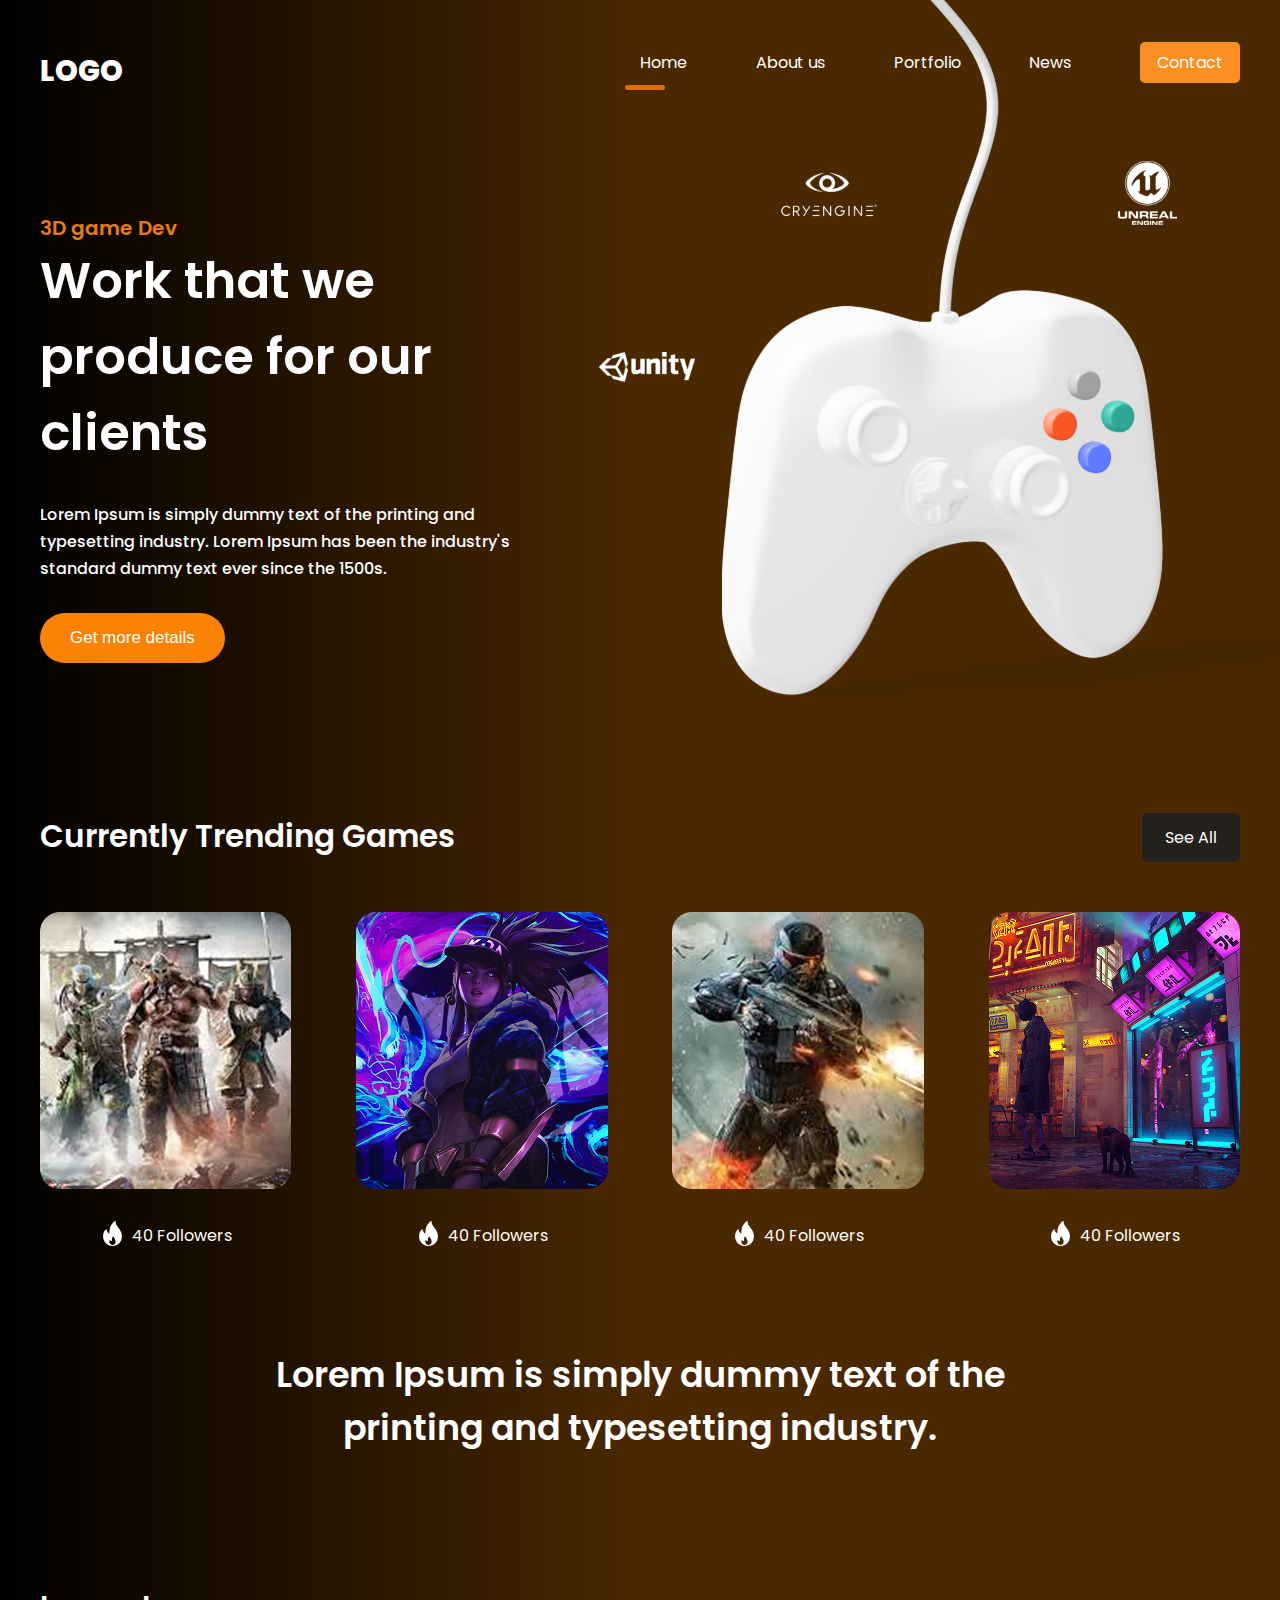
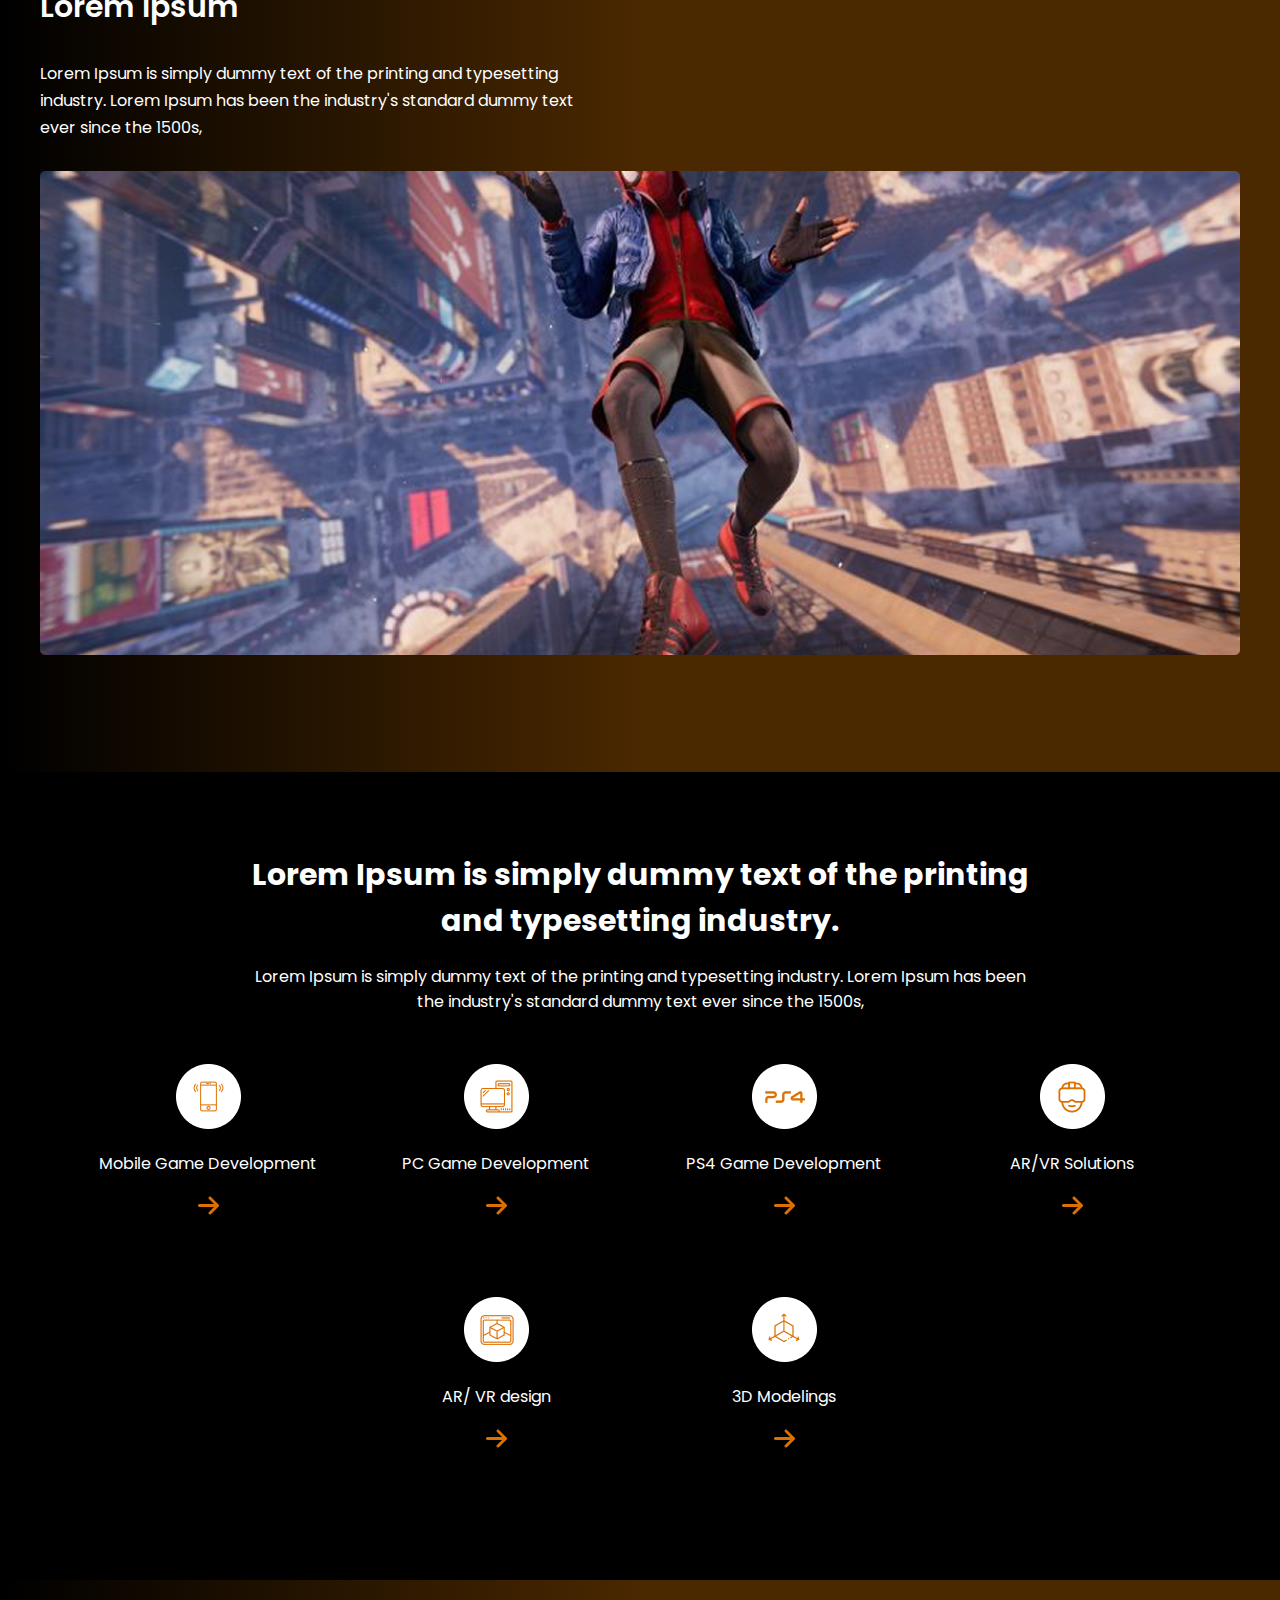
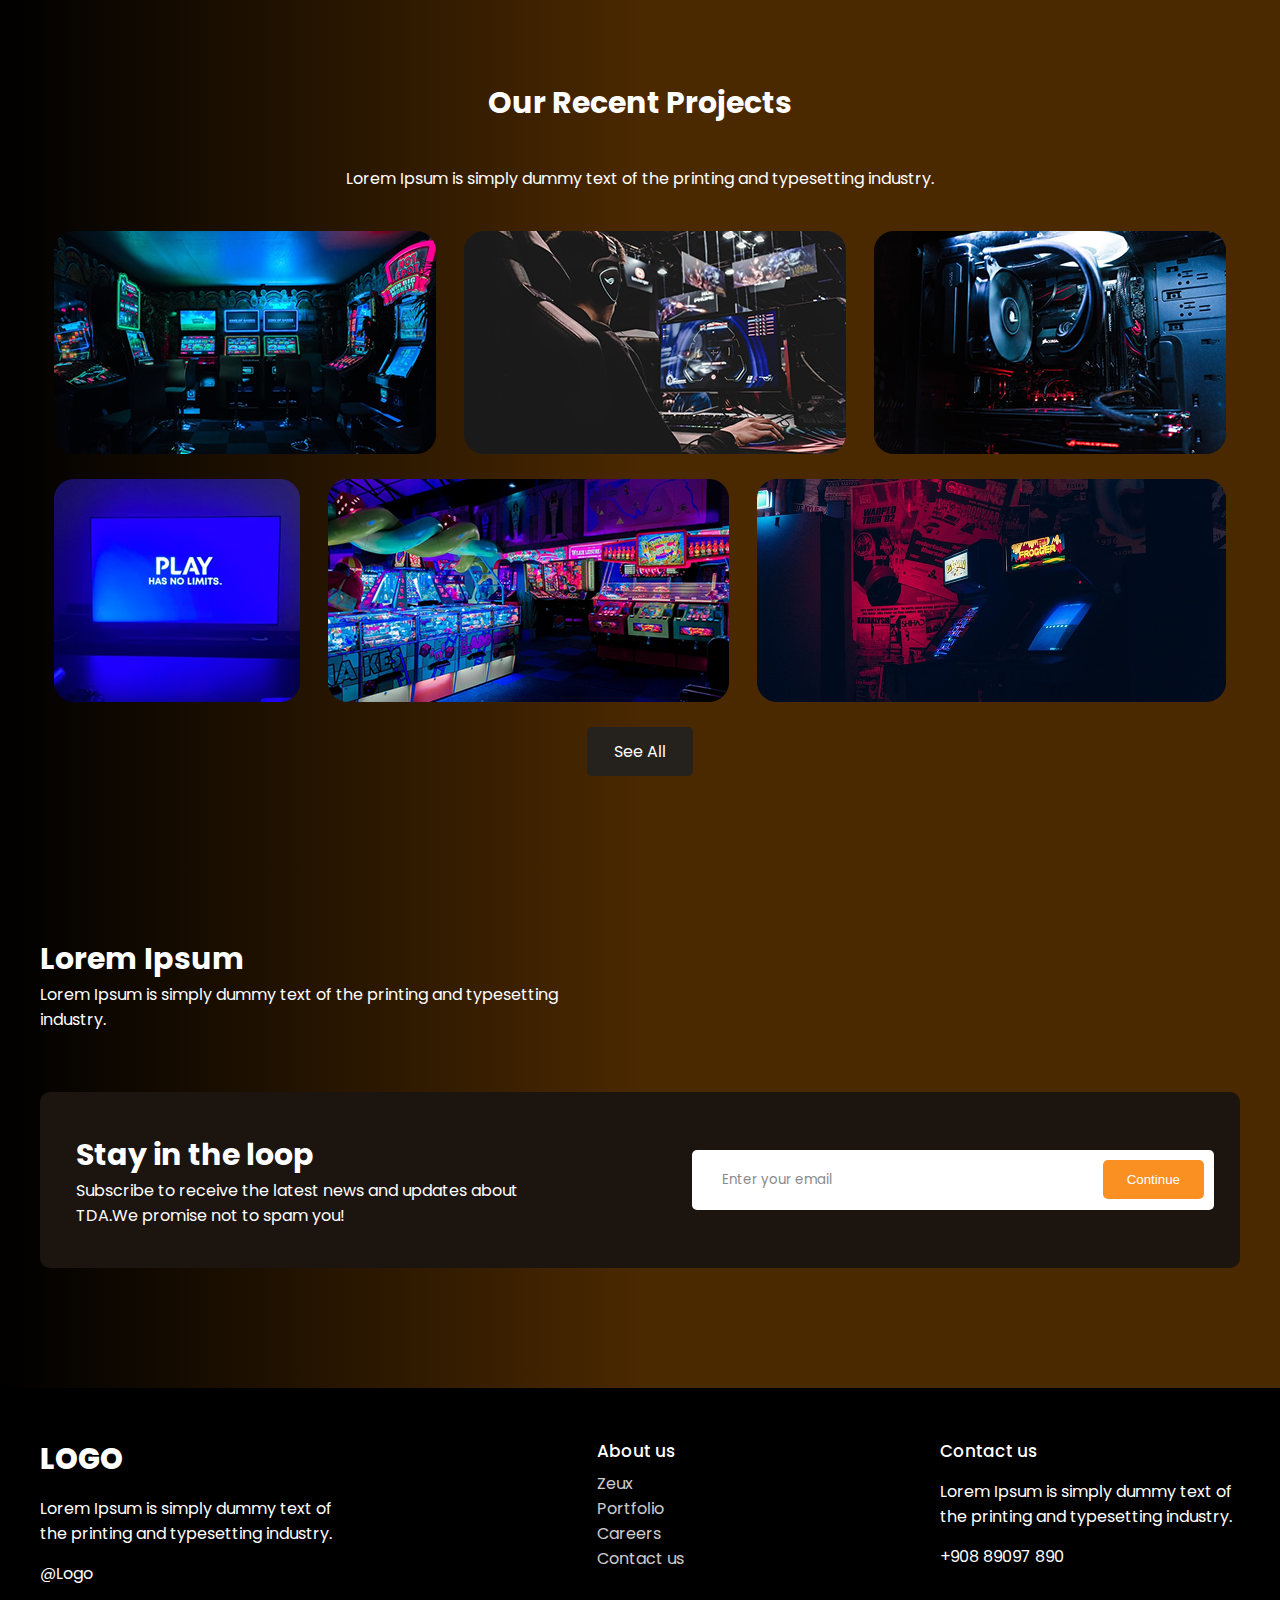
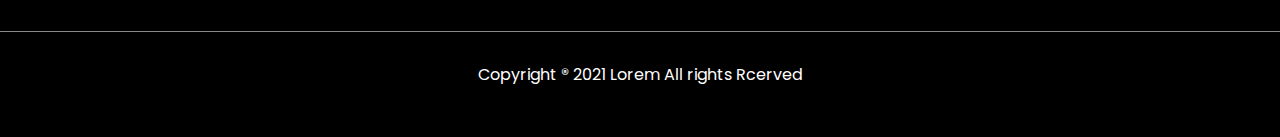
<file: index.html>
<!DOCTYPE html>
<html lang="en">
<head>
    <meta charset="UTF-8">
    <meta name="viewport" content="width=device-width, initial-scale=1.0">
    <title>Game web </title>
    <link rel="stylesheet" href="css/main.css">
</head>

<body>
    <div class="wrapper">
          
      <header class="container">
        <span class="logo">logo</span>
       <nav>
         <ul>
            <li class="active"><a href="/">Home</a></li>
            <li><a href="about.html">About us</a></li>
            <li><a href="#">Portfolio</a></li>
            <li><a href="#">News</a></li>
            <li class="btn"><a href="contacts.html">Contact</a></li>
          </ul>
       </nav>
      </header>
     
     <div class="hero container">
      <div class="hero--info">
        <h2>3D game Dev</h2>
        <h1>Work that we produce for our clients</h1>
        <p>Lorem Ipsum is simply dummy text of the printing and typesetting industry. 
            Lorem Ipsum has been the industry's standard dummy text ever since the 1500s.
        </p>
        <button class="btn">Get more details</button>
        </div>
          <img src="img/joystick.svg" alt="Joystick icon">
      </div>

         <div class="container trending">
          <a href="#" class="see-all">See All</a>
            <h3>Currently Trending Games</h3> 
            <div class="Games">
              <div class="block">
                <img src="img/game1.png" alt="">
                <span><img src="img/fire1.png" alt=""> 40 Followers</span>
              </div>
              <div class="block">
                <img src="img/game2.png" alt="">
                <span><img src="img/fire1.png" alt=""> 40 Followers</span>
              </div>
              <div class="block">
                <img src="img/game3.png" alt="">
                <span><img src="img/fire1.png" alt=""> 40 Followers</span>
              </div>
              <div class="block">
                <img src="img/game4.png" alt="">
                <span><img src="img/fire1.png" alt=""> 40 Followers</span>
              </div>
            </div> <!-- .Games -->
        </div> <!-- .container trending -->

     <div class="container big-text">
        <p>Lorem Ipsum is simply dummy text of the printing and typesetting industry.</p>
     </div>
         <div class="container banner">
          <h3>Lorem Ipsum</h3>
          <p>Lorem Ipsum is simply dummy text of the printing and typesetting industry. Lorem Ipsum has been the industry's standard dummy text ever since the 1500s,</p>
            <img src="img/banner.png" alt="">
    </div>
    </div>
    <div class="features">
      <div class="container">
        <h3>Lorem Ipsum is simply dummy text of the printing and typesetting industry.</h3>
        <p>Lorem Ipsum is simply dummy text of the printing and typesetting industry. Lorem Ipsum has been the industry's standard dummy text ever since the 1500s,</p>
        <div class="info">
          <div class="block">
            <img src="img/feature1.png" alt="">
            <p>Mobile Game Development</p>
            <img src="img/arrow.png" alt="">
          </div>
          <div class="block">
            <img src="img/feature2.png" alt="">
            <p>PC Game Development</p>
            <img src="img/arrow.png" alt="">
          </div>
          <div class="block">
            <img src="img/feature3.png" alt="">
            <p>PS4 Game Development</p>
            <img src="img/arrow.png" alt="">
          </div>
          <div class="block">
            <img src="img/feature4.png" alt="">
            <p>AR/VR Solutions</p>
            <img src="img/arrow.png" alt="">
          </div>
          <div class="block">
            <img src="img/feature5.png" alt="">
            <p>AR/ VR design</p>
            <img src="img/arrow.png" alt="">
          </div>
          <div class="block">
            <img src="img/feature6.png" alt="">
            <p>3D Modelings</p>
            <img src="img/arrow.png" alt="">
          </div>
        </div>
      </div>
    </div>
    <div class="wrapper">

      <div class="container projects">
        <h3>Our Recent Projects</h3>
        <p>Lorem Ipsum is simply dummy text of the printing and typesetting industry. </p>
         <div class="images">
          <img src="img/project1.png" alt="">
          <img src="img/project2.png" alt="">
          <img src="img/project3.png" alt="">
         </div>
         <div class="images">
          <img src="img/project4.png" alt="">
          <img src="img/project5.png" alt="">
          <img src="img/project6.png" alt="">
         </div>
         <a href="" class="see-all">See All</a>
      </div>
    <div class="container email">
      <h3>Lorem Ipsum</h3>
      <p>Lorem Ipsum is simply dummy text of the printing and typesetting industry. </p>
      <div class="block">
        <div>
          <h4>Stay in the loop</h4>
          <p>Subscribe to receive the latest news and updates about TDA.We promise not to spam you!</p>
        </div>
        <div>
          <input type="email" id = "emailField" placeholder="Enter your email">
          <button onclick="checkEmail()">Continue</button>
        </div>
      </div>
    </div>

    <footer>
      <div class="blocks container">
        <div>
          <span class="logo container">logo</span>
          <p>Lorem Ipsum is simply dummy text of the printing and typesetting industry.</p>
          <P>@Logo</P>
        </div>
        <div>
      <h4>About us</h4>
      <ul>
        <li>Zeux</li>
        <li>Portfolio</li>
        <li>Careers</li>
        <li>Contact us</li>
      </ul>
     </div>
     <div>
        <h4>Contact us</h4>
        <p>Lorem Ipsum is simply dummy text of the printing and typesetting industry.</p>
        <p>+908 89097 890</p>
     </div>
   </div>
   <hr>
   <p>Copyright ® 2021 Lorem All rights Rcerved</p>
    </footer>

    <script>
      function checkEmail(){ 
         let email = document.querySelector('#emailField').value;
         if(!email.includes('@')) alert('Нет символа @');
         else if(!email.includes('.')) alert('Нет символа .');
         else alert('Всё гуд!');
      }
    </script>
</body>
</html>
</file>
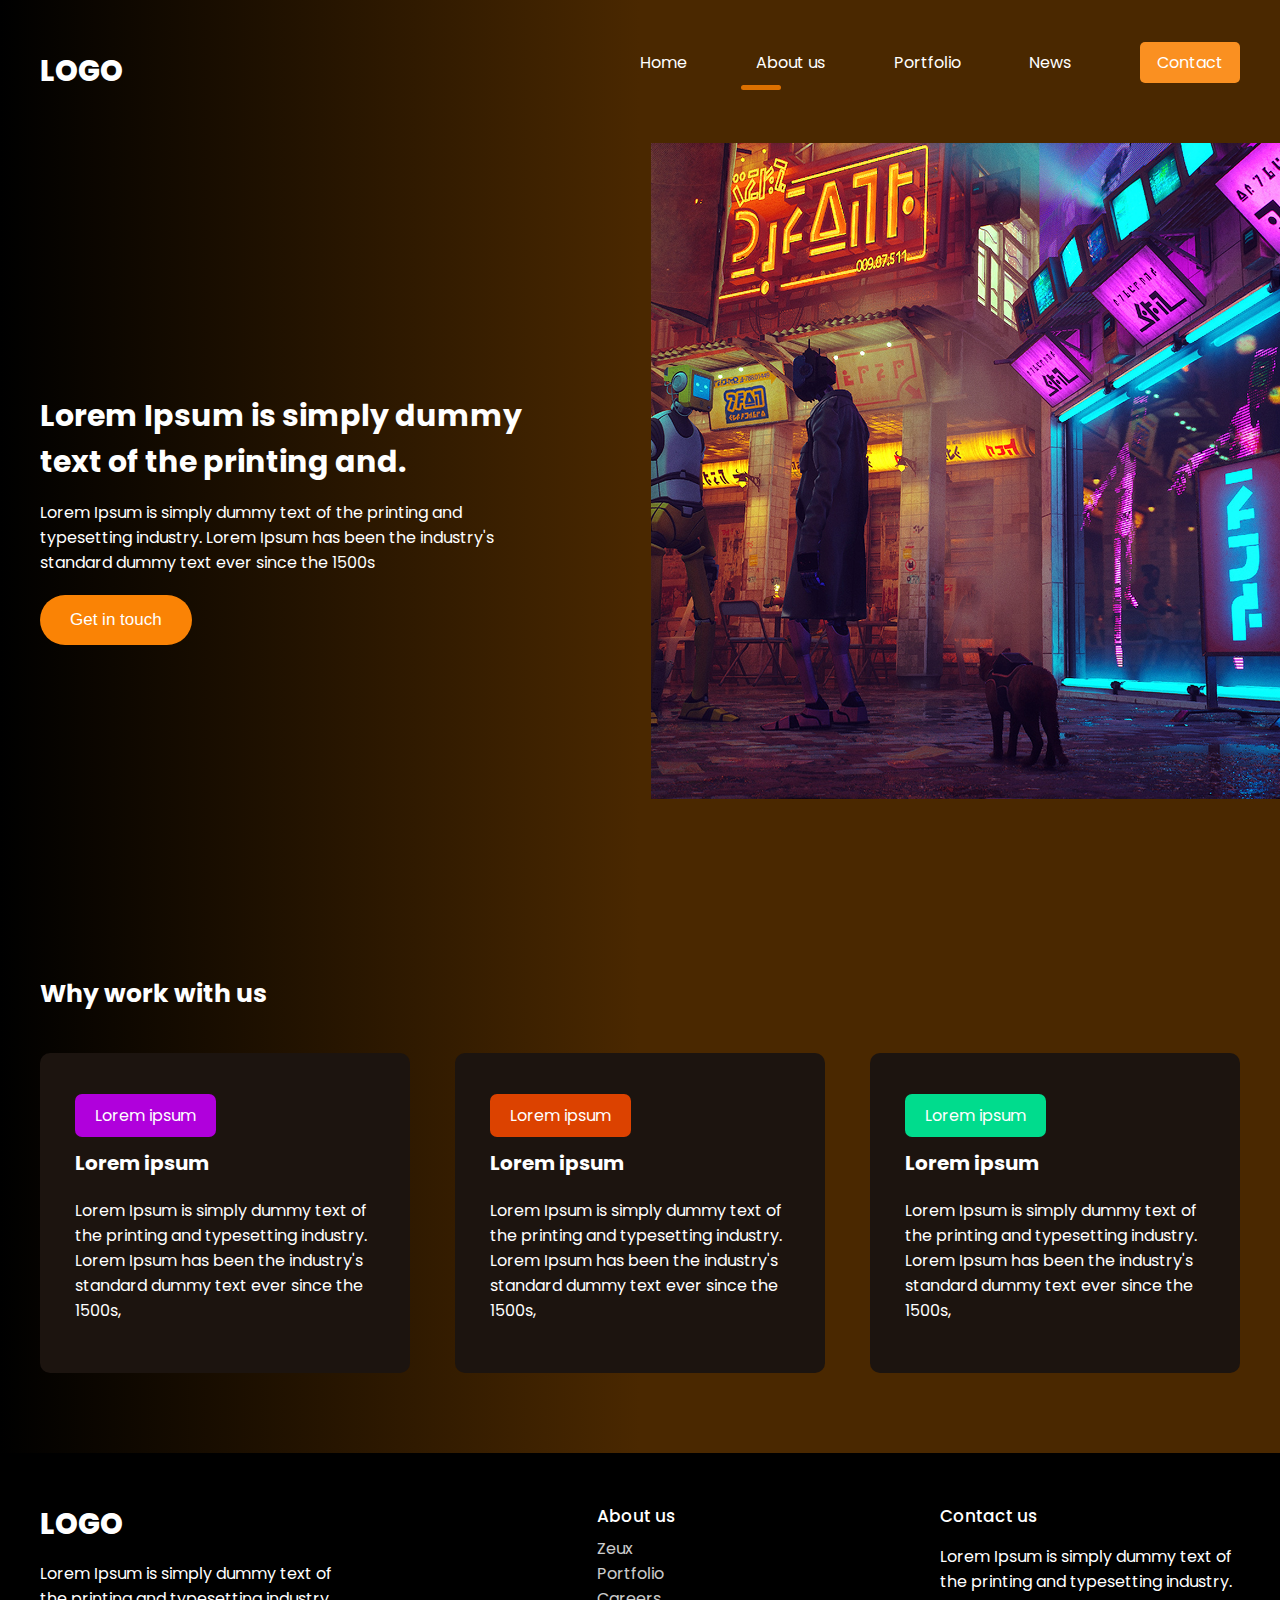
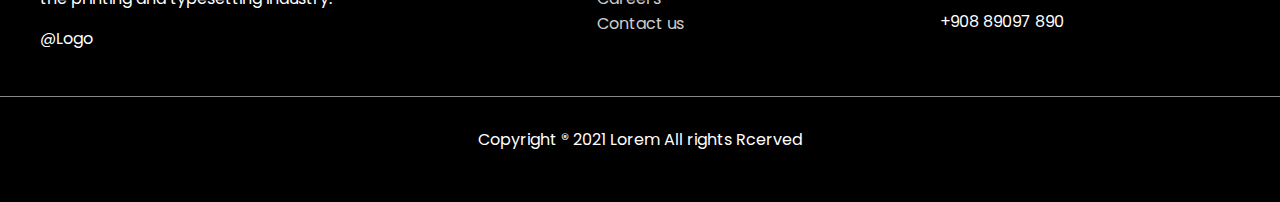
<file: about.html>
<!DOCTYPE html>
<html lang="en">
<head>
    <meta charset="UTF-8">
    <meta name="viewport" content="width=device-width, initial-scale=1.0">
    <title>Game web </title>
    <link rel="stylesheet" href="css/main.css">
</head>

<body>
    <div class="wrapper">
          
      <header class="container">
        <span class="logo">logo</span>
       <nav>
         <ul>
            <li><a href="index.html">Home</a></li>
            <li class="active"><a href="about.html">About us</a></li>
            <li><a href="#">Portfolio</a></li>
            <li><a href="#">News</a></li>
            <li class="btn"><a href="contacts.html">Contact</a></li>
          </ul>
       </nav>
      </header>
     <div class="hero-about container ">
        <div class="info">
            <h1>Lorem Ipsum is simply dummy text of the printing and.</h1>
            <p>Lorem Ipsum is simply dummy text of the printing and typesetting industry. Lorem Ipsum has been 
                the industry's standard dummy text ever since the 1500s
            </p>
           <button class="btn">Get in touch</button>
            <img src="img/about-banner.png" alt="">
        </div>
       
     </div>
        <div class="container work">
            <h2>Why work with us</h2>
            <div class="blocks">
                <div class="block">
                  <span class="badge purple">Lorem ipsum</span>
                    <h3>Lorem ipsum</h3>
                    <p>Lorem Ipsum is simply dummy text of the printing and typesetting industry. Lorem Ipsum has been the industry's standard dummy text ever since the 1500s,</p>    
                </div>
                <div class="block">
                  <span class="badge brown">Lorem ipsum</span>
                    <h3>Lorem ipsum</h3>
                    <p>Lorem Ipsum is simply dummy text of the printing and typesetting industry. Lorem Ipsum has been the industry's standard dummy text ever since the 1500s,</p>    
                </div>
                <div class="block">
                  <span class="badge green">Lorem ipsum</span>
                    <h3>Lorem ipsum</h3>
                    <p>Lorem Ipsum is simply dummy text of the printing and typesetting industry. Lorem Ipsum has been the industry's standard dummy text ever since the 1500s,</p>    
                </div>
            </div>

         </div>
    <footer>
      <div class="blocks container">
        <div>
          <span class="logo container">logo</span>
          <p>Lorem Ipsum is simply dummy text of the printing and typesetting industry.</p>
          <P>@Logo</P>
        </div>
        <div>
      <h4>About us</h4>
      <ul>
        <li>Zeux</li>
        <li>Portfolio</li>
        <li>Careers</li>
        <li>Contact us</li>
      </ul>
     </div>
     <div>
        <h4>Contact us</h4>
        <p>Lorem Ipsum is simply dummy text of the printing and typesetting industry.</p>
        <p>+908 89097 890</p>
     </div>
   </div>
   <hr>
   <p>Copyright ® 2021 Lorem All rights Rcerved</p>
    </footer>

  
</body>
</html>
</file>
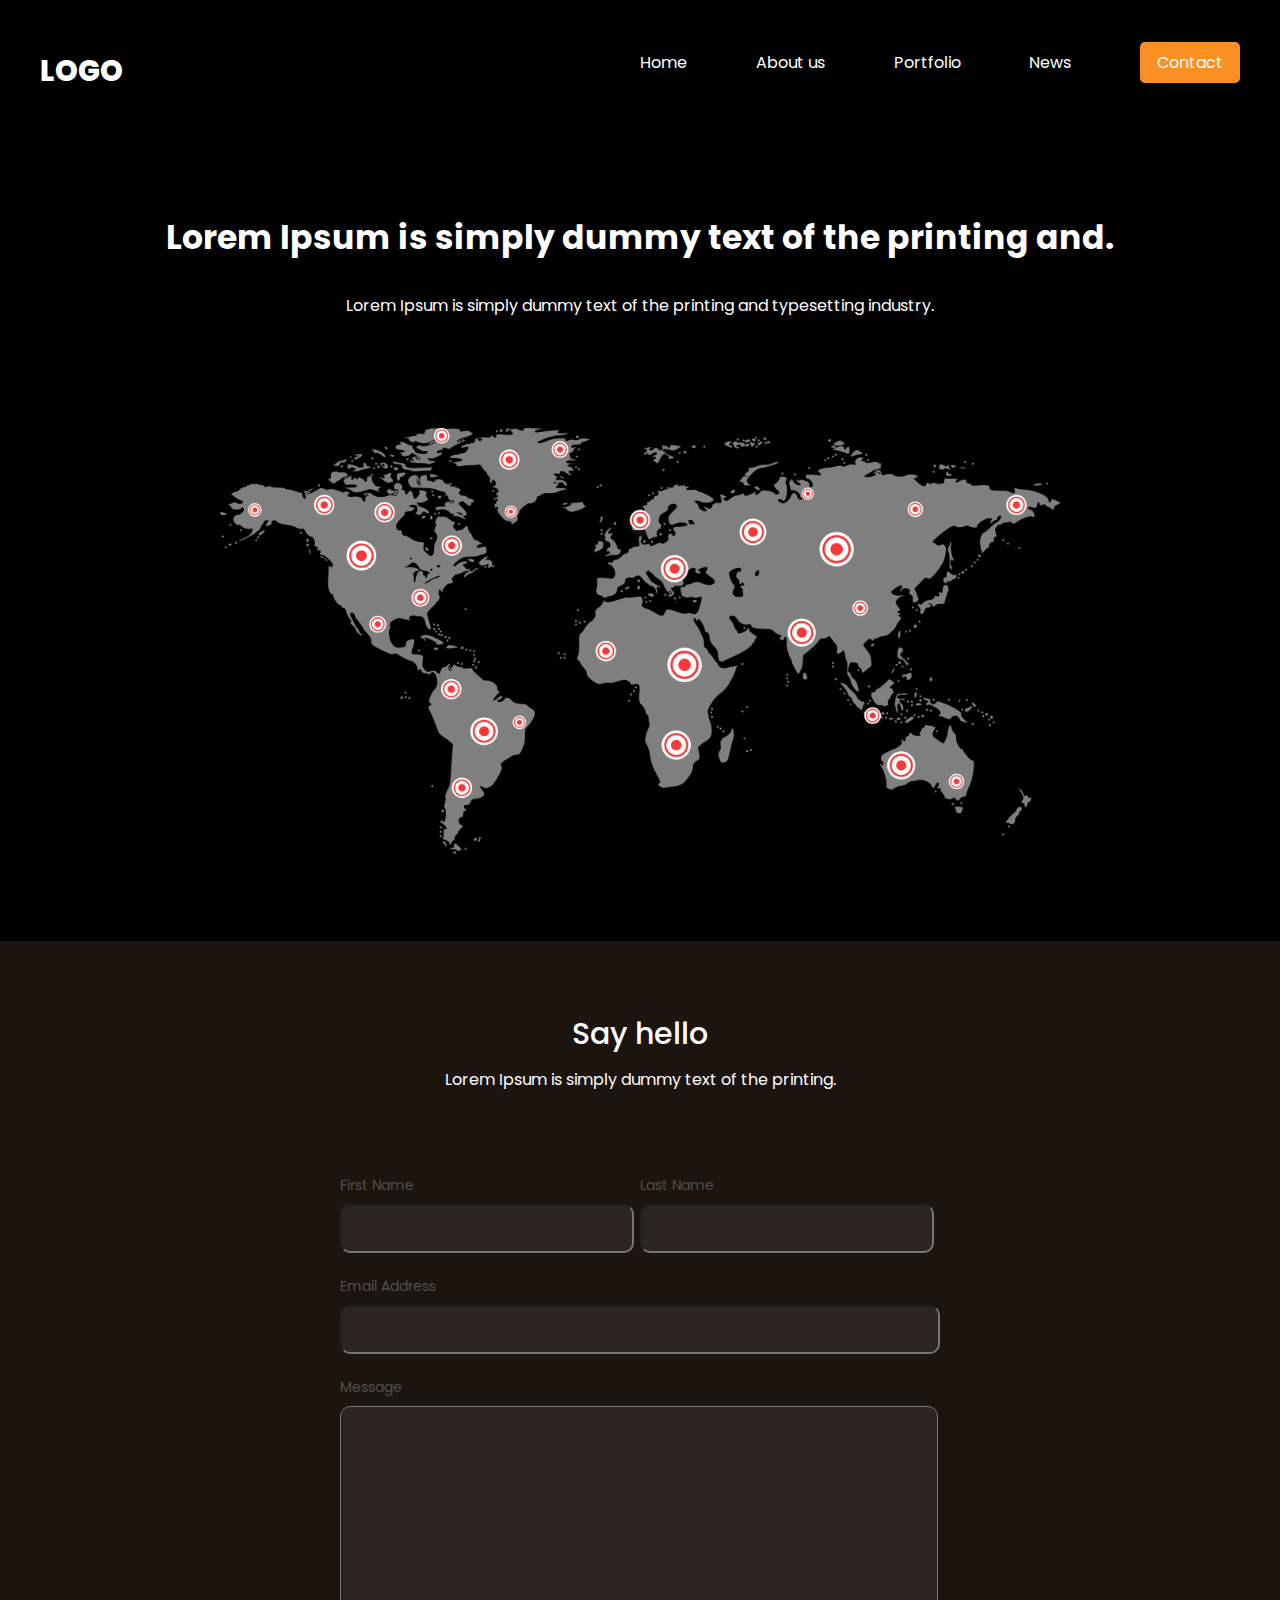
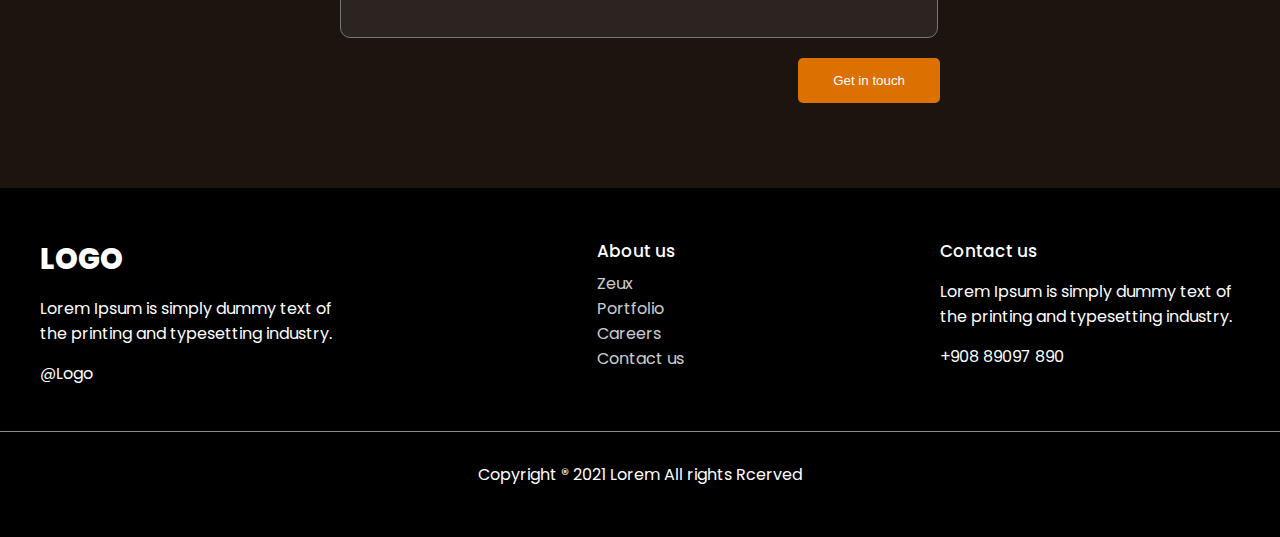
<file: contacts.html>
<!DOCTYPE html>
<html lang="en">
<head>
    <meta charset="UTF-8">
    <meta name="viewport" content="width=device-width, initial-scale=1.0">
    <title>Game web </title>
    <link rel="stylesheet" href="css/main.css">
</head>

<body>   
    <header class="container">
        <span class="logo">logo</span>
       <nav>
         <ul>
            <li><a href="index.html">Home</a></li>
            <li><a href="about.html">About us</a></li>
            <li><a href="#">Portfolio</a></li>
            <li><a href="#">News</a></li>
            <li class="btn"><a href="contacts.html">Contact</a></li>
          </ul>
       </nav>
    </header>
    <div class="container hero-contacts">
        <h1>Lorem Ipsum is simply dummy text of the printing and.</h1>
        <p>Lorem Ipsum is simply dummy text of the printing and typesetting industry.</p>
        <img src="img/Map.png" alt="">
    </div>
    <div class="feedback">
        <div class="container">
            <h2>Say hello</h2>
            <p>Lorem Ipsum is simply dummy text of the printing.</p>
            <form>
                <div class="inline">
                    <div>
                        <label>First Name</label>
                        <input type="text">
                    </div>
                    <div>
                        <label>Last Name</label>
                        <input type="text">
                    </div>
                </div>
                <label>Email Address</label>
                <input type="email" class="one-line">
                <label>Message</label>
                <textarea class="one-line"></textarea>
                <button type="button">Get in touch</button>
            </form>
        </div>
    </div>
    <footer>
      <div class="blocks container">
        <div>
          <span class="logo container">logo</span>
          <p>Lorem Ipsum is simply dummy text of the printing and typesetting industry.</p>
          <P>@Logo</P>
        </div>
        <div>
      <h4>About us</h4>
      <ul>
        <li>Zeux</li>
        <li>Portfolio</li>
        <li>Careers</li>
        <li>Contact us</li>
      </ul>
     </div>
     <div>
        <h4>Contact us</h4>
        <p>Lorem Ipsum is simply dummy text of the printing and typesetting industry.</p>
        <p>+908 89097 890</p>
     </div>
   </div>
   <hr>
   <p>Copyright ® 2021 Lorem All rights Rcerved</p>
    </footer>

  
</body>
</html>
</file>
<file: css/main.css>
@import url('https://fonts.googleapis.com/css2?family=Poppins:ital,wght@0,100;0,200;0,300;0,400;0,500;0,600;0,700;0,800;0,900;1,100;1,200;1,300;1,400;1,500;1,600;1,700;1,800;1,900&display=swap');

* {
    margin: 0;
    padding: 0;   
}

body {
    font-family: 'Poppins', sans-serif;
    font-weight: 400;
    color: #fff;
    font-size: 16px;
    background-color: #000;
}

a {
    text-decoration: none;
}

img {
    max-width: 100%;
}


.wrapper {
 background: linear-gradient(90deg,rgba(0, 0, 0, 1) 0%, rgba(74, 40, 0, 1) 50%);
 width: 100%;
 overflow-x: hidden;
}
.container {
    width: 1200px;
    margin: 0 auto;
}
header {
    padding: 50px 0;
}
header .logo,
footer .blocks .logo {
    text-transform: uppercase;
    font-size: 29px;
    font-weight: 800;
}

header nav { 
    float: right;
    width: 50%;
}
header nav ul {
    list-style: none;
    display: flex;
    justify-content: space-between;
    z-index: 2;
    position: relative;
}
header nav ul li {
    display: inline-block;
}
header nav ul li a {
    color: #fff; 
}
header nav ul li.active::after {
    content: '';
    display: block;
    width: 40px;
    height: 5px;
    background: #DC7000;
    border-radius: 10px;
    position: relative;
    top: 10px;
    left: -15px;
}

header nav ul li:not(.active):not(.btn) a:hover {
    border-bottom: 5px solid #DC7000;
}
header nav ul li.btn a, .email .block button {
    background: #FA9021;
    padding: 9px 17px;
    border-radius: 5px;
    transition: all 500ms ease;
}

header nav ul li.btn a:hover,
.email .block button:hover {
    background: #9008eb;
}
.hero {
    padding-bottom: 100px;
    position: relative;
    z-index: 1;
}
.hero--info {
    width: 530px;
    padding-top: 70px;
}
.hero--info h2 {
    color: #E87D0E;
    font-size: 20px;
    font-weight: 600;
    
}
.hero--info h1 {
    font-size: 50px;
    font-weight: 600;
}
.hero--info p {
    font-weight: 500;
    line-height: 170%;
    margin: 30px 0;
}
.hero--info .btn,.hero-about .info .btn {
    background: #FA8305;
    color: #fff;
    border-radius: 50px;
    padding: 15px 30px;
    border: 0;
    transition: all 500ms ease;
    font-size: 17px;
}

.hero--info .btn:hover, 
.hero-about .info .btn:hover {
  cursor: pointer;
  transform: scale(1.1);
}

.hero img {
    position: absolute;
    top: -200px;
    right: -150px;
}

/* Игры секция */
.trending {
    padding-top: 50px;
}

.trending h3 {
    font-size: 31px;
    font-weight: 600;
}

.trending .see-all, .projects .see-all {
 
 color: #fff;
 background: #25211D;
 border-radius: 5px;
 padding: 12px 23px;
 float: right;
 display: block;
 transition: all 500ms ease;
}

.trending .see-all:hover, 
.projects .see-all:hover {
    transform: scale(1.1);
    outline: none;
}
.trending .Games {
    display: flex;
    justify-content: space-between;
    width: 100%;
    padding: 50px 0;
}
.trending .Games span {
    display: block;
    text-align: center;
    margin-top: 20px;
}
.trending .Games span img {
    position: relative;
    top: 5px;
    margin-right: 3px;
}
.big-text {
    padding: 50px 0;
    font-size: 35px;
    font-weight: 600;
    text-align: center;
    width: 800px;
}
.banner {
    padding: 80px 0;
}
.banner h3 {
    font-size: 30px;
    font-weight: 600;
    margin-bottom: 30px;
}
.banner p {
    line-height: 170%;
    margin-bottom: 30px;
    width: 550px;
}
.banner img {
    width: 100%;
    margin-bottom: 30px;
}
.features {
    background: url('../img/BG.png') no-repeat center center fixed;
    background-size: cover;
    padding: 80px 0;
    padding: 80px 0;
}

.features h3, 
.features p {
    margin-bottom: 20px;
    text-align: center;
    max-width: 800px;
    margin-left: auto;
    margin-right: auto;
}
.features h3 {
    font-size: 30px;
}
.features .info{
    display: flex;
    justify-content: center;
    flex-wrap: wrap;
}
.features .info .block {
    text-align: center;
    width: 20%;
    margin: 30px 2%;
}
.features .info .block img {
    margin-bottom: 15px;
}
.projects {
    padding: 100px 0;
}
.projects h3 {
    font-size: 30px;
    text-align: center;
}
.projects p {
    margin: 40px;
    text-align: center;

}
.projects .images {
    display: flex;
    justify-content: space-around;
    margin-bottom: 25px;
}
.projects .see-all {
    float: none;
    width: 60px;
    text-align: center;
    margin: 0 auto;
}
.email {
    padding-bottom: 120px;
}
.email h3{
    margin-top: 60px;
    font-size: 30px;
}
.email p {
    width: 550px;
}
.email .block {
    background-color: #1C140F;
    margin-top: 60px;
    border-radius: 10px;
    padding: 40px 3%;
    width: 94%;
    display: flex;
    justify-content: space-between;
    align-items: center;
}
.email .block h4 {
    font-size: 30px;
    font-weight: 500px;
}
.email .block p {
    width: 500px;
}
.email .block input {
    background: #ffff;
    outline: none;
    border: 0;
    border-radius: 5px;
    width: 380px;
    font-family: 'Poppins', sans-serif;
    padding: 20px 30px;
    position: relative;
    right: -115px;
    z-index: 1;
    padding-right: 112px;
}
.email .block input::placeholder {
    color: #898989;
}
.email .block  button {
 cursor: pointer;
 border: 0;
 padding: 12px 24px;
 position: relative;
 z-index: 2;
 color: #ffff;
}
/* о нас */
.hero-about {
    position: relative;
}
.hero-about .info {
  width: 500px;
  padding: 250px 0;
}

.hero-about .info h1 {
  margin-bottom: 15px;
  font-size: 30px;
}
.hero-about .info .btn {
    margin-top: 20px;
}
.hero-about img {
    position: absolute;
    right: -150px;
    top: 0;
}
.work {
    padding: 80px 0;
}
.work h2 {
    font-size: 25px;
    margin-bottom: 40px;
}
.work .blocks {
    display: flex;
    justify-content: space-between;
}
.work .blocks .block {
    width: 25%;
    border-radius: 10px;
    padding: 50px 35px;
    background: #1C140F;
}
.work .blocks .block h3 {
    font-size: 20px;
    margin: 20px 0;
}
.work .blocks .block .badge {
    border-radius: 7px;
    padding: 10px 20px;
}
.work .blocks .block .badge.purple {
background-color: #B000DC;
}
.work .blocks .block .badge.brown{
background-color: #DC4200;
}
.work .blocks .block .badge.green {
background-color: #00DC8D;
}
/* Контакты */
.hero-contacts h1 {
    text-align: center;
    margin-top: 70px;
    margin-bottom: 30px;
    font-size: 33px;
}
.hero-contacts p {
    text-align: center;
    margin-bottom: 30px;
}
.hero-contacts img {
    width: 70%;
    margin: 80px 15%;
}
.feedback {
    padding: 70px 0;
    background-color: #1C140F;
}
.feedback h2 {
    text-align: center;
    font-weight: 500;
    font-size: 30px;
}
.feedback p {
    text-align: center;
    margin-top: 10px;
}
.feedback form {
    margin: 80px auto;
    width: 600px;
}
.feedback form .inline {
    display: flex;
    justify-content: space-between;
}
.feedback form .inline > div {
    width: 50%;
}
.feedback form label {
    color: #4F4F4F;
    font-size: 14px;
}
.feedback form input,
.feedback form textarea {
    background: #2C2420;
    border-radius: 10px;
    border: 0.6 solid #CECECE;
    display: block;
    width: 90%;
    padding: 15px 10px;
    outline: none;
    color: #fff;
    margin-top: 7px;
    margin-bottom: 20px;
}
.feedback form .one-line {
    width: 96%;
}
.feedback form textarea {
    resize: none;
    height: 200px;
}
.feedback form button {
    background-color: #DC7000;
    border-radius: 5px;
    border: none;
    float: right;
    cursor: pointer;
    color: #fff;
    padding: 15px 35px;
    transition: all 500ms ease;
}
.feedback form button:hover {
    background-color: red;
}
/* Footer */
footer {
 background: black;
 padding: 50px 0;
}
footer .blocks{
  display: flex;
  justify-content: space-between;
}
footer .blocks p{
  width: 300px;
  margin: 15px 0;
}
footer .blocks h4{
  font-weight: 500;
  font-size: 17px;
}
footer .blocks ul {
    list-style: none;
    margin-top: 7px;
    opacity: 0.8;
}
footer hr {
    margin: 30px 0;
    border: 0;
    height: 0.6px;
    background: #898989;
}
footer>p{
    text-align: center;
}
</file>
